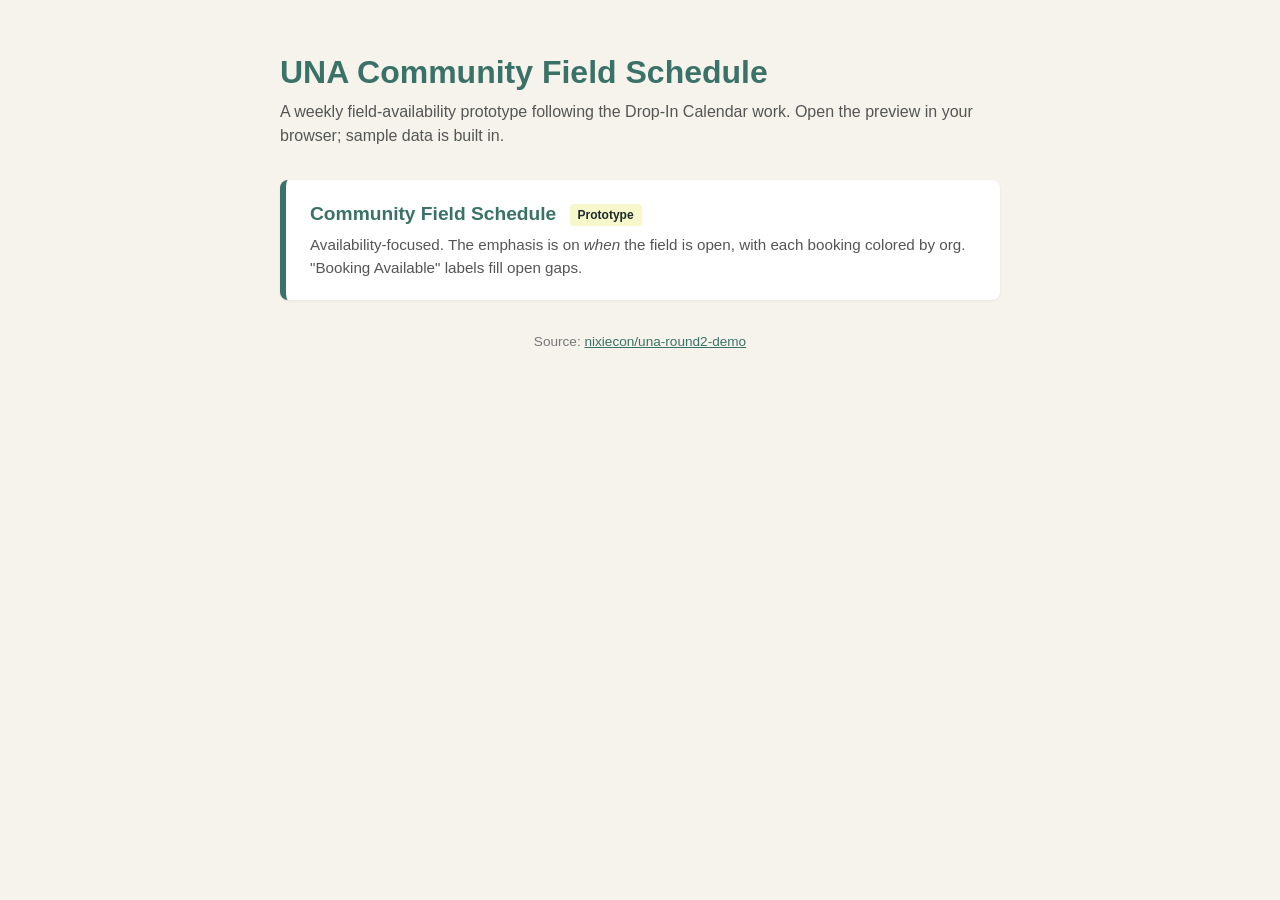
<file: index.html>
<!DOCTYPE html>
<html lang="en">
<head>
  <meta charset="UTF-8">
  <meta name="viewport" content="width=device-width, initial-scale=1.0">
  <title>UNA Community Field Schedule — Prototype</title>
  <style>
    :root {
      --una-green: #3B7267;
      --bright-yellow-lighter: #F7F7CC;
      --beige: #F5F3EC;
      --ink: #1f2a28;
    }
    * { box-sizing: border-box; }
    body {
      margin: 0;
      font-family: "Proxima Nova", -apple-system, BlinkMacSystemFont, "Segoe UI", Helvetica, Arial, sans-serif;
      background: var(--beige);
      color: var(--ink);
      line-height: 1.5;
      min-height: 100vh;
      display: flex;
      flex-direction: column;
      align-items: center;
      padding: 3rem 1.25rem;
    }
    .wrap { max-width: 720px; width: 100%; }
    h1 { color: var(--una-green); margin: 0 0 .25rem; font-size: 2rem; }
    .lede { margin: 0 0 2rem; color: #555; }
    .card {
      display: block;
      background: white;
      border-left: 6px solid var(--una-green);
      border-radius: 8px;
      padding: 1.25rem 1.5rem;
      margin-bottom: 1rem;
      text-decoration: none;
      color: inherit;
      box-shadow: 0 1px 3px rgba(0,0,0,0.06);
      transition: transform 0.12s ease, box-shadow 0.12s ease;
    }
    .card:hover { transform: translateY(-2px); box-shadow: 0 4px 12px rgba(0,0,0,0.1); }
    .card h2 { margin: 0 0 .35rem; color: var(--una-green); font-size: 1.2rem; }
    .card p { margin: 0; color: #555; font-size: .95rem; }
    .badge {
      display: inline-block;
      background: var(--bright-yellow-lighter);
      color: var(--ink);
      font-size: .75rem;
      font-weight: 600;
      padding: .15rem .5rem;
      border-radius: 4px;
      margin-left: .5rem;
      vertical-align: middle;
    }
    .badge.preview { background: #FFE4B5; }
    .note {
      font-size: .85rem;
      color: #8a6d3b;
      background: #FFF8E1;
      border-left: 3px solid #E0B040;
      padding: .5rem .75rem;
      margin-top: .5rem;
      border-radius: 4px;
    }
    footer { margin-top: 2rem; font-size: .85rem; color: #777; text-align: center; }
    footer a { color: var(--una-green); }
  </style>
</head>
<body>
  <div class="wrap">
    <h1>UNA Community Field Schedule</h1>
    <p class="lede">A weekly field-availability prototype following the Drop-In Calendar work. Open the preview in your browser; sample data is built in.</p>

    <a class="card" href="./field-schedule/">
      <h2>Community Field Schedule <span class="badge">Prototype</span></h2>
      <p>Availability-focused. The emphasis is on <em>when</em> the field is open, with each booking colored by org. "Booking Available" labels fill open gaps.</p>
    </a>

    <footer>Source: <a href="https://github.com/nixiecon/una-round2-demo">nixiecon/una-round2-demo</a></footer>
  </div>
</body>
</html>
</file>
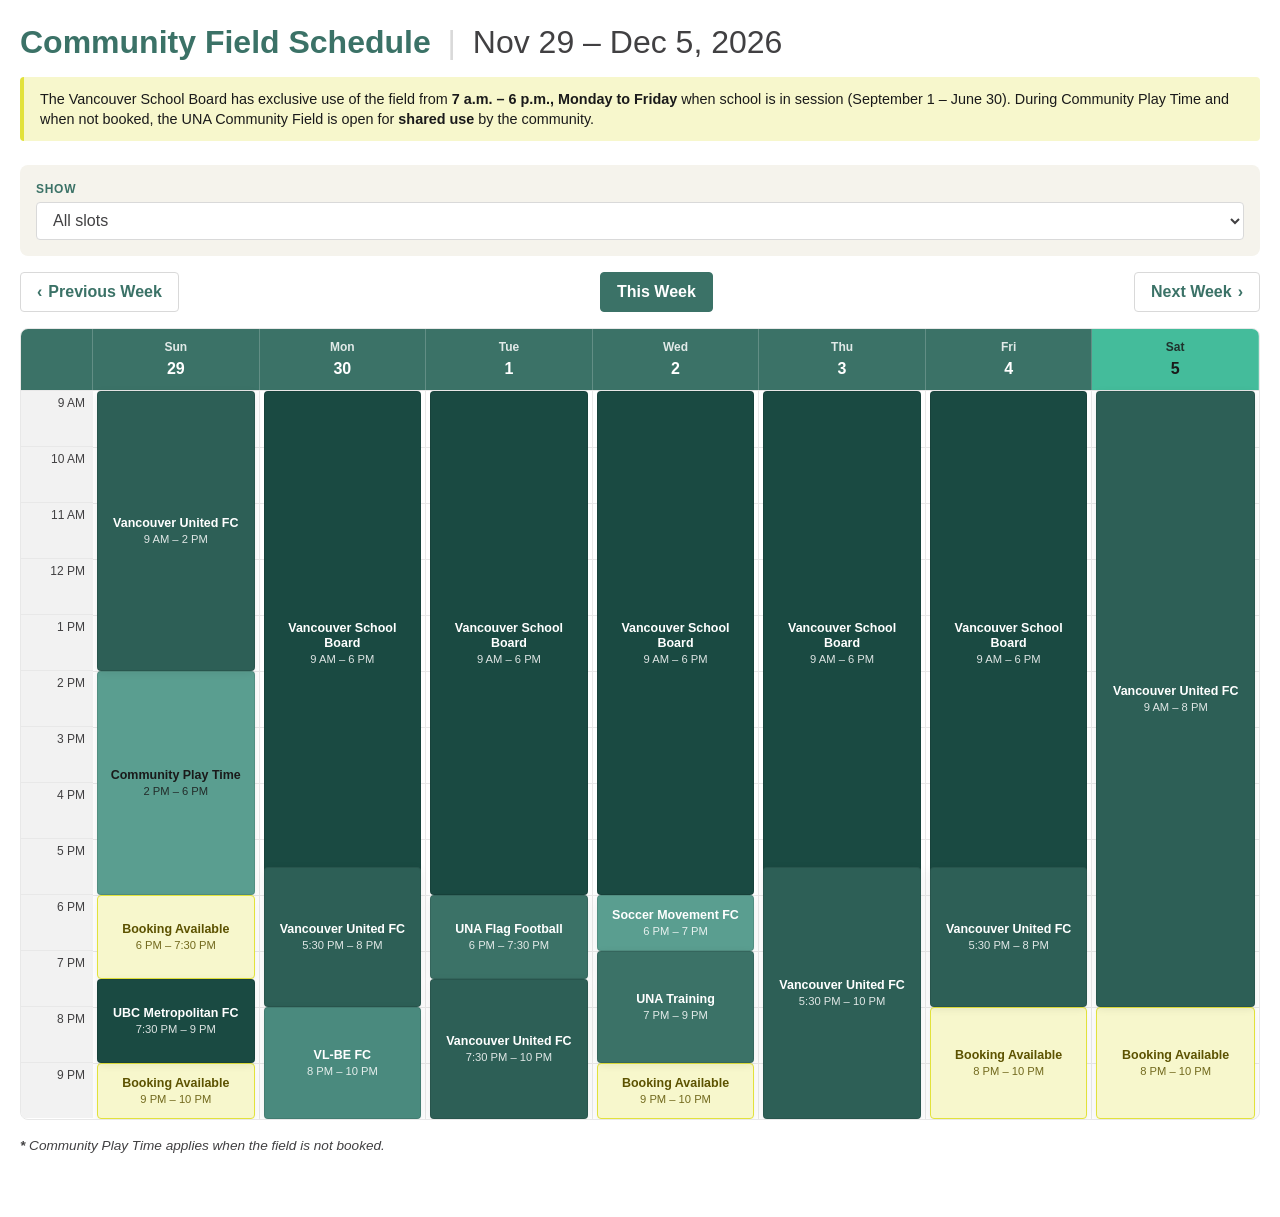
<file: field-schedule-simple/index.html>
<!DOCTYPE html>
<html lang="en">
<head>
  <meta charset="UTF-8" />
  <meta name="viewport" content="width=device-width, initial-scale=1.0" />
  <title>UNA Community Field Schedule</title>
  <link rel="stylesheet" href="styles.css" />
</head>
<body>
  <div class="field-app">

    <!-- Header -->
    <header class="cal-header">
      <h1 class="cal-title">
        Community Field Schedule
        <span class="cal-title-sep">|</span>
        <span id="date-range">—</span>
      </h1>
    </header>

    <!-- Note about VSB exclusive use -->
    <p class="schedule-note">
      The Vancouver School Board has exclusive use of the field from
      <strong>7 a.m. – 6 p.m., Monday to Friday</strong> when school is in
      session (September 1 – June 30). During Community Play Time and when
      not booked, the UNA Community Field is open for <strong>shared use</strong>
      by the community.
    </p>

    <!-- Filters -->
    <button type="button" id="mobile-filters-toggle" class="mobile-filters-toggle" aria-expanded="false" aria-controls="filters">
      <span>Filters</span>
      <span class="mobile-filters-chevron" aria-hidden="true">▾</span>
    </button>

    <div id="filters" class="filters">
      <label class="filter">
        <span class="filter-label">Show</span>
        <select id="filter-status">
          <option value="">All slots</option>
          <option value="open">Available only</option>
        </select>
      </label>
    </div>

    <!-- Week navigation -->
    <nav class="week-nav" aria-label="Week navigation">
      <button type="button" id="prev-week" class="nav-btn nav-btn-prev">
        <span class="nav-btn-icon" aria-hidden="true">‹</span>
        <span class="nav-btn-label">Previous Week</span>
      </button>
      <button type="button" id="today-btn" class="nav-btn nav-btn-today">This Week</button>
      <button type="button" id="next-week" class="nav-btn nav-btn-next">
        <span class="nav-btn-label">Next Week</span>
        <span class="nav-btn-icon" aria-hidden="true">›</span>
      </button>
    </nav>

    <!-- Mobile day-tab strip -->
    <div id="mobile-day-tabs" class="mobile-day-tabs" role="tablist" aria-label="Day selector">
      <!-- Injected by JS -->
    </div>

    <!-- Field schedule grid -->
    <main id="field-grid" class="field-grid" aria-live="polite">
      <!-- Populated by field-calendar.js -->
    </main>

    <!-- Footer note -->
    <p class="schedule-footnote">
      <strong>*</strong> Community Play Time applies when the field is not booked.
    </p>

    <!-- Mobile bottom-sheet for tap-to-expand booking details -->
    <div id="mobile-sheet" class="mobile-sheet" hidden role="dialog" aria-modal="true" aria-labelledby="mobile-sheet-title">
      <div class="mobile-sheet-backdrop" data-close-sheet></div>
      <div class="mobile-sheet-panel">
        <button type="button" class="mobile-sheet-close" data-close-sheet aria-label="Close">×</button>
        <div id="mobile-sheet-content"></div>
      </div>
    </div>

  </div>

  <script src="sample-data.js"></script>
  <script src="field-calendar.js"></script>
</body>
</html>
</file>
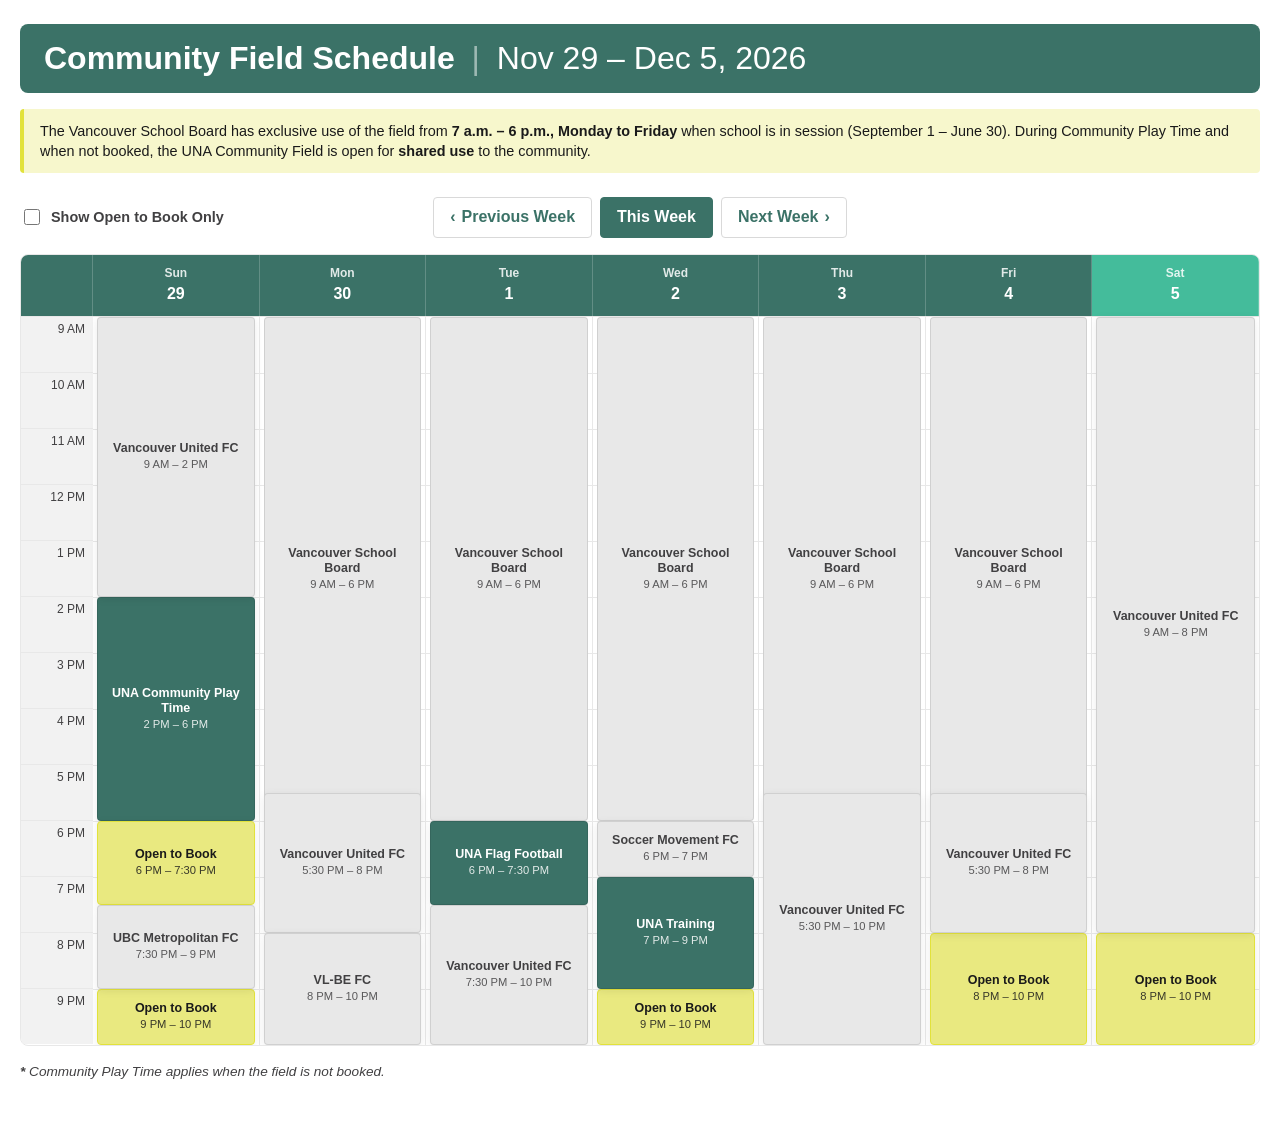
<file: field-schedule/index.html>
<!DOCTYPE html>
<html lang="en">
<head>
  <meta charset="UTF-8" />
  <meta name="viewport" content="width=device-width, initial-scale=1.0" />
  <title>UNA Community Field Schedule</title>
  <link rel="stylesheet" href="styles.css" />
</head>
<body>
  <div class="field-app">

    <!-- Header -->
    <header class="cal-header">
      <h1 class="cal-title">
        Community Field Schedule
        <span class="cal-title-sep">|</span>
        <span id="date-range">—</span>
      </h1>
    </header>

    <!-- Note about VSB exclusive use -->
    <p class="schedule-note">
      The Vancouver School Board has exclusive use of the field from
      <strong>7 a.m. – 6 p.m., Monday to Friday</strong> when school is in
      session (September 1 – June 30). During Community Play Time and when
      not booked, the UNA Community Field is open for <strong>shared use</strong>
      to the community.
    </p>

    <!-- Filter + week navigation -->
    <div class="controls-row">
      <label class="filter filter--checkbox">
        <input type="checkbox" id="filter-open-only" />
        <span>Show Open to Book Only</span>
      </label>

      <nav class="week-nav" aria-label="Week navigation">
        <button type="button" id="prev-week" class="nav-btn nav-btn-prev">
          <span class="nav-btn-icon" aria-hidden="true">‹</span>
          <span class="nav-btn-label">Previous Week</span>
        </button>
        <button type="button" id="today-btn" class="nav-btn nav-btn-today">This Week</button>
        <button type="button" id="next-week" class="nav-btn nav-btn-next">
          <span class="nav-btn-label">Next Week</span>
          <span class="nav-btn-icon" aria-hidden="true">›</span>
        </button>
      </nav>
    </div>

    <!-- Mobile day-tab strip -->
    <div id="mobile-day-tabs" class="mobile-day-tabs" role="tablist" aria-label="Day selector">
      <!-- Injected by JS -->
    </div>

    <!-- Field schedule grid -->
    <main id="field-grid" class="field-grid" aria-live="polite">
      <!-- Populated by field-calendar.js -->
    </main>

    <!-- Footer note -->
    <p class="schedule-footnote">
      <strong>*</strong> Community Play Time applies when the field is not booked.
    </p>

    <!-- Mobile bottom-sheet for tap-to-expand booking details -->
    <div id="mobile-sheet" class="mobile-sheet" hidden role="dialog" aria-modal="true" aria-labelledby="mobile-sheet-title">
      <div class="mobile-sheet-backdrop" data-close-sheet></div>
      <div class="mobile-sheet-panel">
        <button type="button" class="mobile-sheet-close" data-close-sheet aria-label="Close">×</button>
        <div id="mobile-sheet-content"></div>
      </div>
    </div>

  </div>

  <script src="sample-data.js"></script>
  <script src="field-calendar.js"></script>
</body>
</html>
</file>
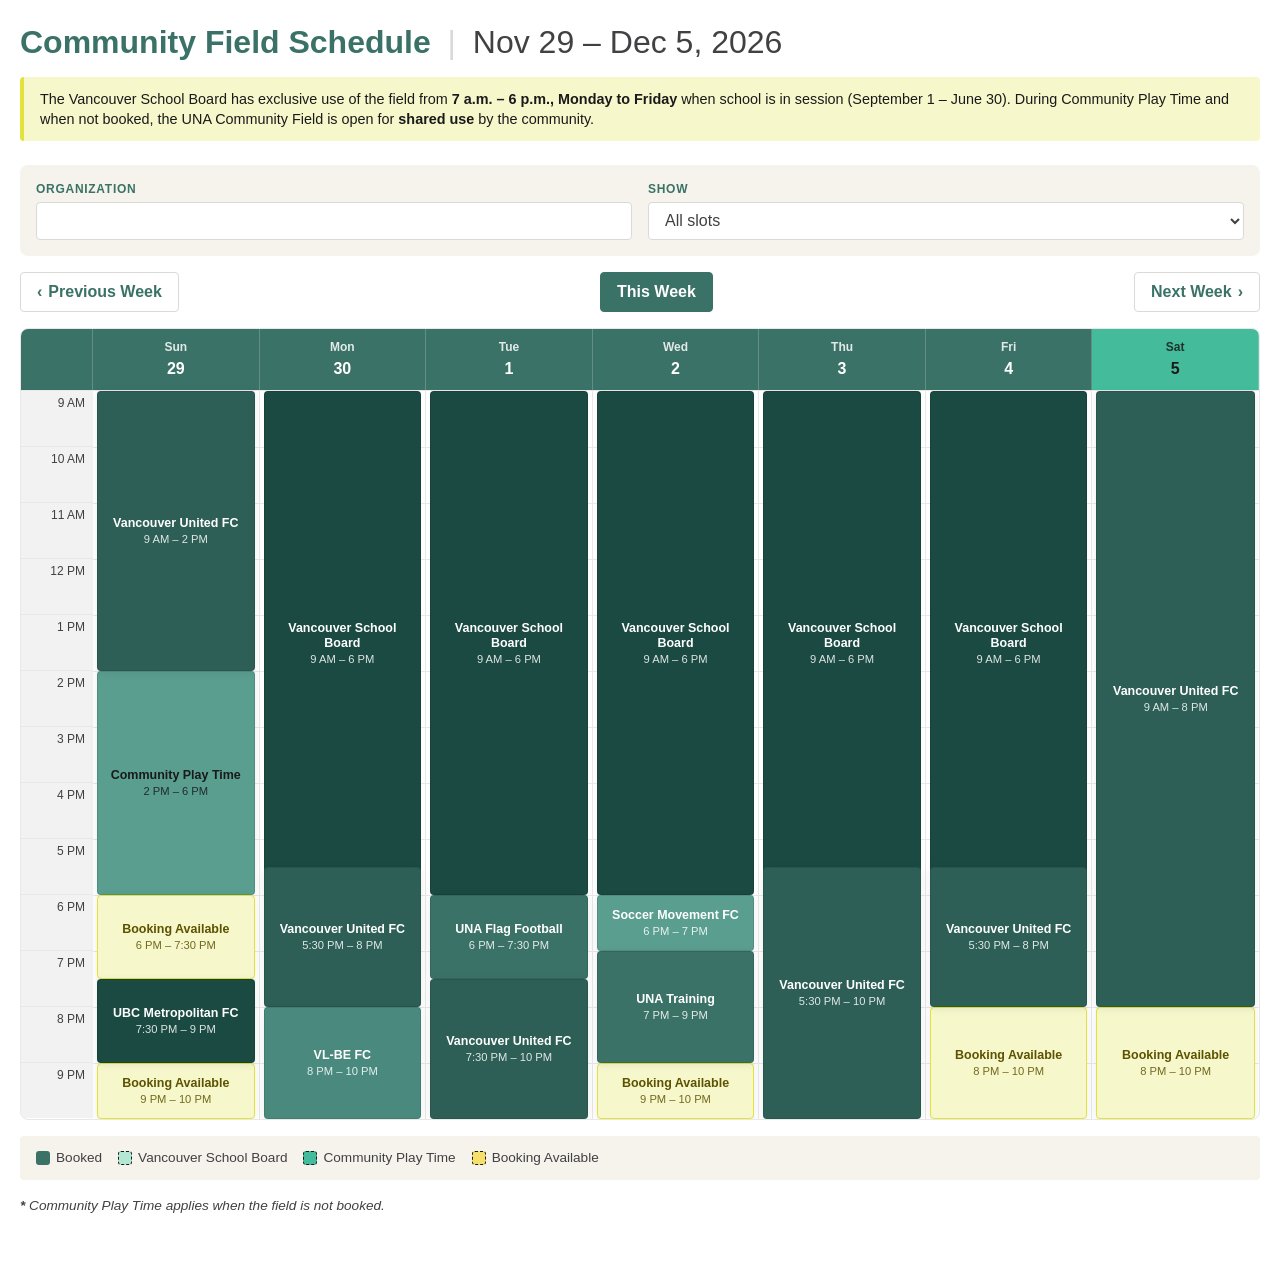
<file: field-schedule-simple/index-live.html>
<!DOCTYPE html>
<html lang="en">
<head>
  <meta charset="UTF-8" />
  <meta name="viewport" content="width=device-width, initial-scale=1.0" />
  <title>UNA Community Field Schedule (Live)</title>
  <link rel="stylesheet" href="styles.css" />
</head>
<body>
  <div class="field-app">

    <header class="cal-header">
      <h1 class="cal-title">
        Community Field Schedule
        <span class="cal-title-sep">|</span>
        <span id="date-range">—</span>
      </h1>
    </header>

    <p class="schedule-note">
      The Vancouver School Board has exclusive use of the field from
      <strong>7 a.m. – 6 p.m., Monday to Friday</strong> when school is in
      session (September 1 – June 30). During Community Play Time and when
      not booked, the UNA Community Field is open for <strong>shared use</strong>
      by the community.
    </p>

    <button type="button" id="mobile-filters-toggle" class="mobile-filters-toggle" aria-expanded="false" aria-controls="filters">
      <span>Filters</span>
      <span class="mobile-filters-chevron" aria-hidden="true">▾</span>
    </button>

    <div id="filters" class="filters">
      <div class="filter">
        <span class="filter-label">Organization</span>
        <div class="multi-select" id="filter-org"
             data-filter-key="org"
             data-placeholder="All organizations"
             data-options='[]'></div>
      </div>

      <label class="filter">
        <span class="filter-label">Show</span>
        <select id="filter-status">
          <option value="">All slots</option>
          <option value="booked">Booked only</option>
          <option value="open">Open / Community Play only</option>
        </select>
      </label>
    </div>

    <nav class="week-nav" aria-label="Week navigation">
      <button type="button" id="prev-week" class="nav-btn nav-btn-prev">
        <span class="nav-btn-icon" aria-hidden="true">‹</span>
        <span class="nav-btn-label">Previous Week</span>
      </button>
      <button type="button" id="today-btn" class="nav-btn nav-btn-today">This Week</button>
      <button type="button" id="next-week" class="nav-btn nav-btn-next">
        <span class="nav-btn-label">Next Week</span>
        <span class="nav-btn-icon" aria-hidden="true">›</span>
      </button>
    </nav>

    <div id="mobile-day-tabs" class="mobile-day-tabs" role="tablist" aria-label="Day selector"></div>

    <main id="field-grid" class="field-grid" aria-live="polite"></main>

    <div id="legend" class="legend" aria-label="Color legend"></div>

    <p class="schedule-footnote">
      <strong>*</strong> Community Play Time applies when the field is not booked.
    </p>

    <div id="mobile-sheet" class="mobile-sheet" hidden role="dialog" aria-modal="true">
      <div class="mobile-sheet-backdrop" data-close-sheet></div>
      <div class="mobile-sheet-panel">
        <button type="button" class="mobile-sheet-close" data-close-sheet aria-label="Close">×</button>
        <div id="mobile-sheet-content"></div>
      </div>
    </div>

  </div>

  <!--
    Live data injection point.
    WordPress/PHP outputs the PerfectMind field bookings here:

      <script>
        window.UNA_FIELD_LIVE_DATA = <?php echo wp_json_encode($field_bookings); ?>;
      </script>

    The adapter transforms it before the calendar renders.
    Falls back to sample-data.js if UNA_FIELD_LIVE_DATA is empty.
  -->
  <script>
    // window.UNA_FIELD_LIVE_DATA = [];  // injected by WordPress
  </script>

  <script src="sample-data.js"></script>
  <script src="perfectmind-field-adapter.js"></script>
  <script src="field-calendar.js"></script>
</body>
</html>
</file>
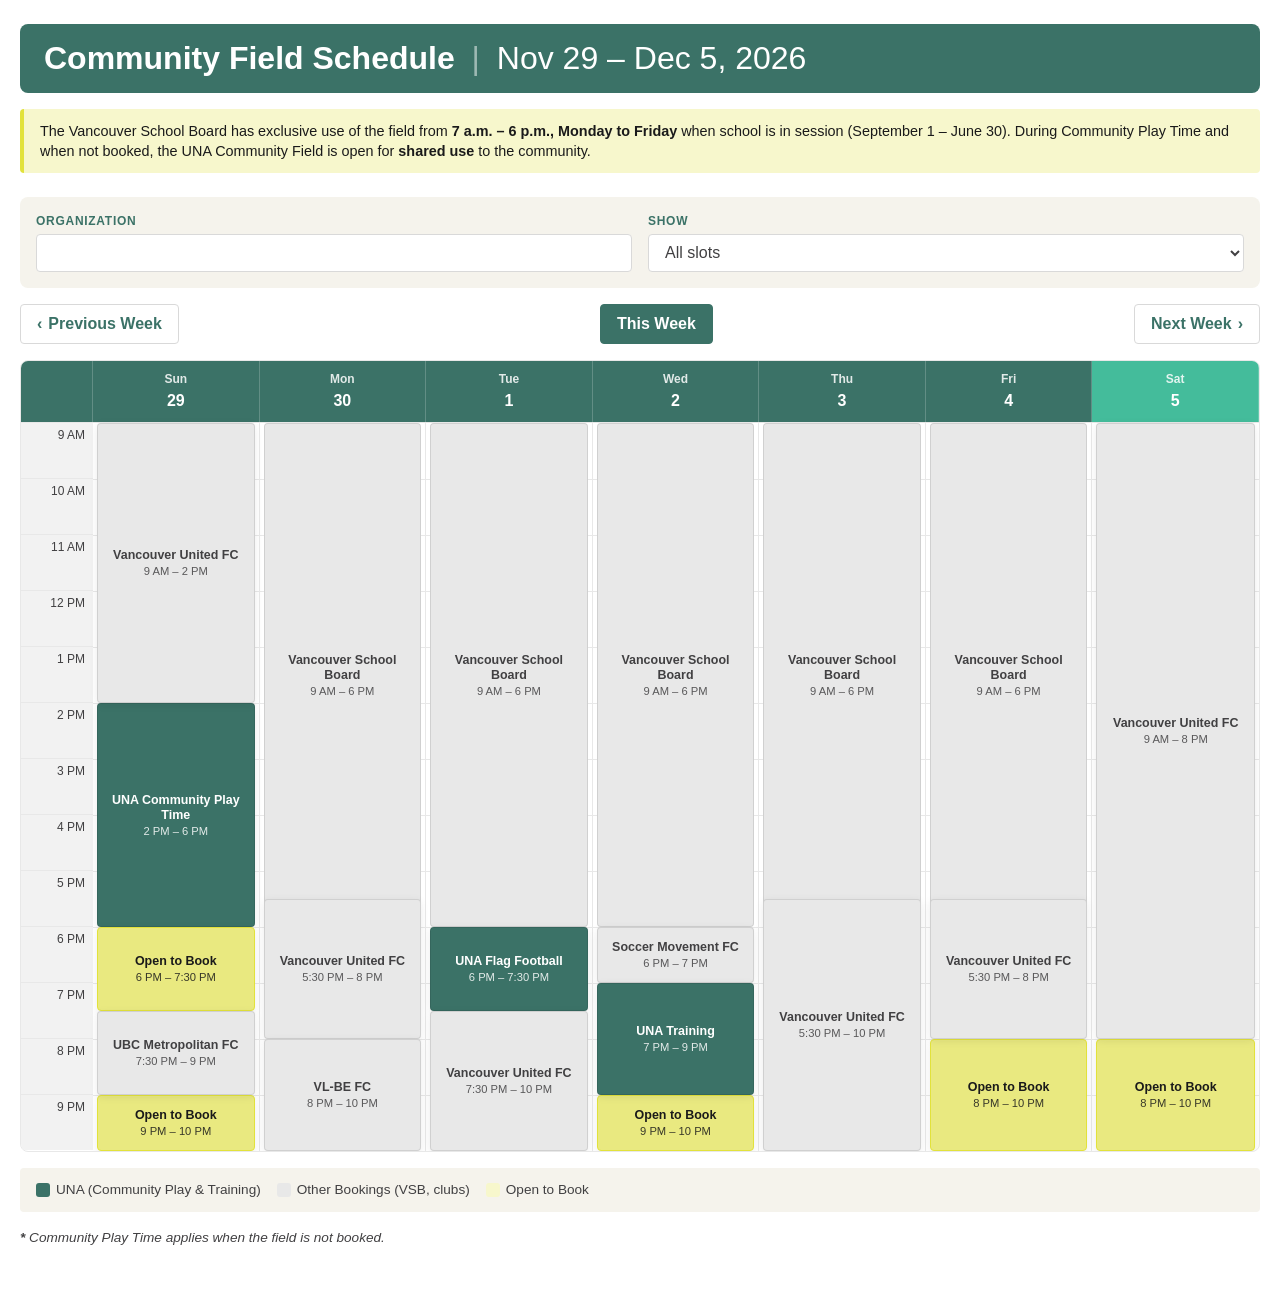
<file: field-schedule/index-live.html>
<!DOCTYPE html>
<html lang="en">
<head>
  <meta charset="UTF-8" />
  <meta name="viewport" content="width=device-width, initial-scale=1.0" />
  <title>UNA Community Field Schedule (Live)</title>
  <link rel="stylesheet" href="styles.css" />
</head>
<body>
  <div class="field-app">

    <header class="cal-header">
      <h1 class="cal-title">
        Community Field Schedule
        <span class="cal-title-sep">|</span>
        <span id="date-range">—</span>
      </h1>
    </header>

    <p class="schedule-note">
      The Vancouver School Board has exclusive use of the field from
      <strong>7 a.m. – 6 p.m., Monday to Friday</strong> when school is in
      session (September 1 – June 30). During Community Play Time and when
      not booked, the UNA Community Field is open for <strong>shared use</strong>
      to the community.
    </p>

    <button type="button" id="mobile-filters-toggle" class="mobile-filters-toggle" aria-expanded="false" aria-controls="filters">
      <span>Filters</span>
      <span class="mobile-filters-chevron" aria-hidden="true">▾</span>
    </button>

    <div id="filters" class="filters">
      <div class="filter">
        <span class="filter-label">Organization</span>
        <div class="multi-select" id="filter-org"
             data-filter-key="org"
             data-placeholder="All organizations"
             data-options='[]'></div>
      </div>

      <label class="filter">
        <span class="filter-label">Show</span>
        <select id="filter-status">
          <option value="">All slots</option>
          <option value="booked">Booked only</option>
          <option value="open">Open to Book only</option>
        </select>
      </label>
    </div>

    <nav class="week-nav" aria-label="Week navigation">
      <button type="button" id="prev-week" class="nav-btn nav-btn-prev">
        <span class="nav-btn-icon" aria-hidden="true">‹</span>
        <span class="nav-btn-label">Previous Week</span>
      </button>
      <button type="button" id="today-btn" class="nav-btn nav-btn-today">This Week</button>
      <button type="button" id="next-week" class="nav-btn nav-btn-next">
        <span class="nav-btn-label">Next Week</span>
        <span class="nav-btn-icon" aria-hidden="true">›</span>
      </button>
    </nav>

    <div id="mobile-day-tabs" class="mobile-day-tabs" role="tablist" aria-label="Day selector"></div>

    <main id="field-grid" class="field-grid" aria-live="polite"></main>

    <div id="legend" class="legend" aria-label="Color legend"></div>

    <p class="schedule-footnote">
      <strong>*</strong> Community Play Time applies when the field is not booked.
    </p>

    <div id="mobile-sheet" class="mobile-sheet" hidden role="dialog" aria-modal="true">
      <div class="mobile-sheet-backdrop" data-close-sheet></div>
      <div class="mobile-sheet-panel">
        <button type="button" class="mobile-sheet-close" data-close-sheet aria-label="Close">×</button>
        <div id="mobile-sheet-content"></div>
      </div>
    </div>

  </div>

  <!--
    Live data injection point.
    WordPress/PHP outputs the PerfectMind field bookings here:

      <script>
        window.UNA_FIELD_LIVE_DATA = <?php echo wp_json_encode($field_bookings); ?>;
      </script>

    The adapter transforms it before the calendar renders.
    Falls back to sample-data.js if UNA_FIELD_LIVE_DATA is empty.
  -->
  <script>
    // window.UNA_FIELD_LIVE_DATA = [];  // injected by WordPress
  </script>

  <script src="sample-data.js"></script>
  <script src="perfectmind-field-adapter.js"></script>
  <script src="field-calendar.js"></script>
</body>
</html>
</file>
<file: field-schedule-simple/styles.css>
/* ============================================
   UNA Community Field Schedule — Styles
   Brand tokens copied verbatim from
   Projects/UNA Drop-In Calendar/styles.css
   ============================================ */

:root {
  /* UNA Greens */
  --una-green:         #3B7267;
  --una-green-lighter: #4D9AC9;
  --una-green-darker:  #015990;

  /* Bright Green Accent */
  --bright-green:         #44BC9B;
  --bright-green-lighter: #56DEB9;
  --bright-green-darker:  #41A288;

  /* Bright Yellow Accent */
  --bright-yellow:         #E9E980;
  --bright-yellow-lighter: #F7F7CC;
  --bright-yellow-darker:  #E2E23B;

  /* Neutrals */
  --beige:    #F5F3EC;
  --white:    #FFFFFF;
  --charcoal: #1A1A1A;
  --text:     #414042;

  /* Greys */
  --grey-50:  #F2F2F2;
  --grey-100: #E8E8E8;
  --grey-200: #D9D9D9;

  /* Layout tokens */
  --hour-height-desktop: 56px;     /* slightly tighter than drop-in */
  --hour-height-mobile:  64px;
  --time-col-desktop:    72px;
  --time-col-tablet:     56px;
  --header-row-height:   56px;
  --radius:              4px;
  --radius-lg:           8px;
  --shadow:              0 2px 8px rgba(26, 26, 26, 0.08);
  --shadow-lg:           0 8px 24px rgba(26, 26, 26, 0.18);
}

/* ============ Reset / base ============ */

* { box-sizing: border-box; }

html, body {
  margin: 0;
  padding: 0;
  background: var(--white);
  color: var(--text);
  font-family: "proxima-nova", "Proxima Nova", -apple-system, BlinkMacSystemFont,
               "Segoe UI", Roboto, "Helvetica Neue", Arial, sans-serif;
  font-size: 16px;
  line-height: 1.4;
  -webkit-font-smoothing: antialiased;
}

button {
  font: inherit;
  cursor: pointer;
  border: none;
  background: none;
  color: inherit;
}

select {
  font: inherit;
  color: var(--text);
}

/* ============ App container ============ */

.field-app {
  max-width: 1320px;
  margin: 0 auto;
  padding: 24px 20px 48px;
}

/* ============ Header ============ */

.cal-header {
  display: flex;
  justify-content: space-between;
  align-items: baseline;
  flex-wrap: wrap;
  gap: 16px;
  margin-bottom: 16px;
}

.cal-title {
  margin: 0;
  font-size: clamp(1.5rem, 2.5vw, 2rem);
  font-weight: 700;
  color: var(--una-green);
  line-height: 1.15;
}

.cal-title-sep {
  color: var(--grey-200);
  font-weight: 400;
  margin: 0 8px;
}

#date-range {
  font-weight: 500;
  color: var(--text);
}

/* ============ Schedule note ============ */

.schedule-note {
  background: var(--bright-yellow-lighter);
  border-left: 4px solid var(--bright-yellow-darker);
  padding: 12px 16px;
  border-radius: var(--radius);
  font-size: 0.9rem;
  color: var(--charcoal);
  margin: 0 0 24px 0;
}

.schedule-footnote {
  font-size: 0.85rem;
  color: var(--text);
  margin-top: 16px;
  font-style: italic;
}

/* ============ Filters ============ */

.filters {
  display: flex;
  gap: 16px;
  flex-wrap: wrap;
  margin-bottom: 16px;
  background: var(--beige);
  padding: 16px;
  border-radius: var(--radius-lg);
}

.filter {
  display: flex;
  flex-direction: column;
  gap: 4px;
  min-width: 200px;
  flex: 1;
}

.filter-label {
  font-size: 0.75rem;
  text-transform: uppercase;
  letter-spacing: 0.06em;
  font-weight: 700;
  color: var(--una-green);
}

.filter select,
.multi-select {
  padding: 8px 12px;
  border: 1px solid var(--grey-200);
  border-radius: var(--radius);
  background: var(--white);
  min-height: 38px;
}

.mobile-filters-toggle {
  display: none;
  width: 100%;
  background: var(--una-green);
  color: var(--white);
  padding: 12px 16px;
  border-radius: var(--radius);
  font-weight: 600;
  margin-bottom: 12px;
  justify-content: space-between;
  align-items: center;
}

/* ============ Multi-select chips ============ */

.multi-select {
  position: relative;
  cursor: pointer;
  display: flex;
  flex-wrap: wrap;
  gap: 4px;
  align-items: center;
}

.multi-select__placeholder {
  color: var(--text);
  opacity: 0.7;
}

.multi-select__chip {
  background: var(--una-green);
  color: var(--white);
  padding: 2px 8px;
  border-radius: 999px;
  font-size: 0.85rem;
  display: inline-flex;
  align-items: center;
  gap: 4px;
}

.multi-select__chip-remove {
  background: none;
  border: none;
  color: var(--white);
  cursor: pointer;
  padding: 0 2px;
  font-size: 1rem;
  line-height: 1;
}

.multi-select__panel {
  position: absolute;
  top: 100%;
  left: 0;
  right: 0;
  background: var(--white);
  border: 1px solid var(--grey-200);
  border-radius: var(--radius);
  box-shadow: var(--shadow-lg);
  z-index: 50;
  max-height: 240px;
  overflow-y: auto;
  margin-top: 4px;
  padding: 4px 0;
}

.multi-select__option {
  padding: 8px 12px;
  cursor: pointer;
  display: flex;
  align-items: center;
  gap: 8px;
}
.multi-select__option:hover {
  background: var(--beige);
}
.multi-select__option[aria-selected="true"] {
  background: var(--bright-yellow-lighter);
}

/* ============ Week navigation ============ */

.week-nav {
  display: flex;
  justify-content: space-between;
  align-items: center;
  gap: 12px;
  margin-bottom: 16px;
}

.nav-btn {
  background: var(--white);
  border: 1px solid var(--grey-200);
  border-radius: var(--radius);
  padding: 8px 16px;
  font-weight: 600;
  color: var(--una-green);
  display: inline-flex;
  align-items: center;
  gap: 6px;
  transition: background 0.15s, border-color 0.15s;
}
.nav-btn:hover {
  background: var(--beige);
  border-color: var(--una-green);
}
.nav-btn-today {
  background: var(--una-green);
  color: var(--white);
  border-color: var(--una-green);
}
.nav-btn-today:hover {
  background: var(--una-green-darker);
}

/* ============ Mobile day-tab strip ============ */

.mobile-day-tabs {
  display: none;
  gap: 4px;
  overflow-x: auto;
  padding: 8px 0;
  margin-bottom: 12px;
  position: sticky;
  top: 0;
  background: var(--white);
  z-index: 20;
}

.mobile-day-tab {
  flex: 1;
  min-width: 56px;
  padding: 8px 4px;
  text-align: center;
  border-radius: var(--radius);
  background: var(--grey-50);
  font-weight: 600;
  font-size: 0.85rem;
  color: var(--text);
  display: flex;
  flex-direction: column;
  gap: 2px;
}
.mobile-day-tab[aria-pressed="true"] {
  background: var(--una-green);
  color: var(--white);
}
.mobile-day-tab .day-letter { font-size: 0.7rem; opacity: 0.8; }
.mobile-day-tab .day-number { font-size: 1rem; font-weight: 700; }

/* ============ Field grid ============ */

.field-grid {
  display: grid;
  grid-template-columns: var(--time-col-desktop) repeat(7, 1fr);
  background: var(--white);
  border: 1px solid var(--grey-100);
  border-radius: var(--radius-lg);
  overflow: hidden;
  position: relative;
}

/* Day header cells */
.day-header {
  background: var(--una-green);
  color: var(--white);
  padding: 10px 8px;
  text-align: center;
  font-weight: 600;
  font-size: 0.9rem;
  border-right: 1px solid rgba(255, 255, 255, 0.2);
  display: flex;
  flex-direction: column;
  gap: 2px;
}
.day-header:last-child { border-right: none; }
.day-header .day-name { font-size: 0.75rem; opacity: 0.85; }
.day-header .day-date { font-size: 1rem; font-weight: 700; }
.day-header.is-today {
  background: var(--bright-green);
  color: var(--charcoal);
}

/* Top-left cell above time column */
.grid-corner {
  background: var(--una-green);
  border-right: 1px solid rgba(255, 255, 255, 0.2);
}

/* Time labels in left column */
.time-label {
  font-size: 0.75rem;
  color: var(--text);
  padding: 4px 8px;
  text-align: right;
  border-top: 1px solid var(--grey-100);
  background: var(--grey-50);
  height: var(--hour-height-desktop);
  display: flex;
  align-items: flex-start;
  justify-content: flex-end;
}

/* Day columns — each holds the bookings for one day */
.day-column {
  position: relative;
  border-right: 1px solid var(--grey-100);
  border-top: 1px solid var(--grey-100);
}
.day-column:last-child { border-right: none; }

/* Hour ticks inside a day column */
.hour-row {
  height: var(--hour-height-desktop);
  border-top: 1px solid var(--grey-100);
}
.hour-row:first-child { border-top: none; }

/* Booking blocks */
.booking {
  position: absolute;
  left: 4px;
  right: 4px;
  border-radius: var(--radius);
  padding: 4px 6px;
  color: var(--white);
  font-size: 0.78rem;
  line-height: 1.2;
  box-shadow: var(--shadow);
  cursor: pointer;
  overflow: hidden;
  font-weight: 600;
  display: flex;
  flex-direction: column;
  align-items: center;
  justify-content: center;
  text-align: center;
  gap: 2px;
  border: 1px solid rgba(0, 0, 0, 0.1);
  transition: transform 0.05s ease;
}
.booking:hover {
  transform: translateY(-1px);
  box-shadow: var(--shadow-lg);
  z-index: 5;
}
.booking__time {
  font-size: 0.7rem;
  opacity: 0.85;
  font-weight: 500;
}
.booking__notes {
  font-size: 0.7rem;
  opacity: 0.85;
  font-weight: 400;
  font-style: italic;
}

/* VSB baseline overlay */
.vsb-overlay {
  position: absolute;
  left: 4px;
  right: 4px;
  background: #1A4A42;                     /* darkest teal — clearly blocked */
  color: var(--white);
  border-radius: var(--radius);
  padding: 4px 6px;
  font-size: 0.78rem;
  line-height: 1.2;
  font-weight: 600;
  pointer-events: none;
  z-index: 1;
  border: 1px solid rgba(0, 0, 0, 0.1);
  display: flex;
  flex-direction: column;
  align-items: center;
  justify-content: center;
  text-align: center;
  gap: 2px;
}

/* Community Play Time — solid event block */
.cpt-block {
  position: absolute;
  left: 4px;
  right: 4px;
  background: #5A9E90;
  border-radius: var(--radius);
  padding: 4px 6px;
  color: var(--charcoal);
  font-size: 0.78rem;
  line-height: 1.2;
  font-weight: 600;
  box-shadow: var(--shadow);
  overflow: hidden;
  display: flex;
  flex-direction: column;
  align-items: center;
  justify-content: center;
  text-align: center;
  gap: 2px;
  border: 1px solid rgba(0, 0, 0, 0.1);
  z-index: 0;
}

/* Booking Available — bright yellow block */
.available-overlay {
  position: absolute;
  left: 4px;
  right: 4px;
  background: var(--bright-yellow-lighter);
  border-radius: var(--radius);
  padding: 4px 6px;
  color: #5C5200;
  font-size: 0.78rem;
  line-height: 1.2;
  font-weight: 600;
  box-shadow: var(--shadow);
  overflow: hidden;
  display: flex;
  flex-direction: column;
  align-items: center;
  justify-content: center;
  text-align: center;
  gap: 2px;
  border: 1px solid var(--bright-yellow-darker);
  z-index: 0;
}

/* ============ Legend ============ */

.legend {
  display: flex;
  flex-wrap: wrap;
  gap: 8px 16px;
  margin-top: 16px;
  padding: 12px 16px;
  background: var(--beige);
  border-radius: var(--radius);
  font-size: 0.85rem;
}
.legend__item {
  display: inline-flex;
  align-items: center;
  gap: 6px;
}
.legend__swatch {
  width: 14px;
  height: 14px;
  border-radius: 3px;
  display: inline-block;
}

/* ============ Mobile bottom-sheet ============ */

.mobile-sheet {
  position: fixed;
  inset: 0;
  z-index: 100;
}
.mobile-sheet[hidden] { display: none; }

.mobile-sheet-backdrop {
  position: absolute;
  inset: 0;
  background: rgba(0, 0, 0, 0.4);
}

.mobile-sheet-panel {
  position: absolute;
  bottom: 0;
  left: 0;
  right: 0;
  background: var(--white);
  border-top-left-radius: var(--radius-lg);
  border-top-right-radius: var(--radius-lg);
  padding: 24px 20px 40px;
  max-height: 70vh;
  overflow-y: auto;
  box-shadow: var(--shadow-lg);
}

.mobile-sheet-close {
  position: absolute;
  top: 8px;
  right: 12px;
  font-size: 1.5rem;
  color: var(--text);
}

#mobile-sheet-content h3 {
  margin: 0 0 8px 0;
  color: var(--una-green);
}
#mobile-sheet-content p {
  margin: 4px 0;
}

/* ============ Responsive ============ */

/* Tablet */
@media (max-width: 1023px) {
  .field-grid {
    grid-template-columns: var(--time-col-tablet) repeat(7, 1fr);
  }
  .day-header { font-size: 0.8rem; padding: 8px 4px; }
  .booking { font-size: 0.72rem; padding: 3px 4px; }
}

/* Mobile — single-day swipe view */
@media (max-width: 767px) {
  .filters { display: none; flex-direction: column; }
  .filters.is-open { display: flex; }
  .mobile-filters-toggle { display: flex; }
  .mobile-day-tabs { display: flex; }

  .field-grid {
    grid-template-columns: var(--time-col-tablet) 1fr;
  }

  /* Hide non-active days */
  .day-header:not(.is-active),
  .day-column:not(.is-active) { display: none; }
  .grid-corner { display: block; }

  :root {
    --hour-height-desktop: var(--hour-height-mobile);
  }

  .schedule-note { font-size: 0.85rem; }
  .nav-btn-prev .nav-btn-label,
  .nav-btn-next .nav-btn-label { display: none; }
}
</file>
<file: field-schedule/styles.css>
/* ============================================
   UNA Community Field Schedule — Styles
   Brand tokens copied verbatim from
   Projects/UNA Drop-In Calendar/styles.css
   ============================================ */

:root {
  /* UNA Greens */
  --una-green:         #3B7267;
  --una-green-lighter: #4D9AC9;
  --una-green-darker:  #015990;

  /* Bright Green Accent */
  --bright-green:         #44BC9B;
  --bright-green-lighter: #56DEB9;
  --bright-green-darker:  #41A288;

  /* Bright Yellow Accent */
  --bright-yellow:         #E9E980;
  --bright-yellow-lighter: #F7F7CC;
  --bright-yellow-darker:  #E2E23B;

  /* Neutrals */
  --beige:    #F5F3EC;
  --white:    #FFFFFF;
  --charcoal: #1A1A1A;
  --text:     #414042;

  /* Greys */
  --grey-50:  #F2F2F2;
  --grey-100: #E8E8E8;
  --grey-200: #D9D9D9;

  /* Layout tokens */
  --hour-height-desktop: 56px;     /* slightly tighter than drop-in */
  --hour-height-mobile:  64px;
  --time-col-desktop:    72px;
  --time-col-tablet:     56px;
  --header-row-height:   56px;
  --radius:              4px;
  --radius-lg:           8px;
  --shadow:              0 2px 8px rgba(26, 26, 26, 0.08);
  --shadow-lg:           0 8px 24px rgba(26, 26, 26, 0.18);
}

/* ============ Reset / base ============ */

* { box-sizing: border-box; }

html, body {
  margin: 0;
  padding: 0;
  background: var(--white);
  color: var(--text);
  font-family: "proxima-nova", "Proxima Nova", -apple-system, BlinkMacSystemFont,
               "Segoe UI", Roboto, "Helvetica Neue", Arial, sans-serif;
  font-size: 16px;
  line-height: 1.4;
  -webkit-font-smoothing: antialiased;
}

button {
  font: inherit;
  cursor: pointer;
  border: none;
  background: none;
  color: inherit;
}

select {
  font: inherit;
  color: var(--text);
}

/* ============ App container ============ */

.field-app {
  max-width: 1320px;
  margin: 0 auto;
  padding: 24px 20px 48px;
}

/* ============ Header ============ */

.cal-header {
  display: flex;
  justify-content: space-between;
  align-items: center;
  flex-wrap: wrap;
  gap: 16px;
  margin-bottom: 16px;
  background: var(--una-green);
  color: var(--white);
  padding: 16px 24px;
  border-radius: var(--radius-lg);
}

.cal-title {
  margin: 0;
  font-size: clamp(1.5rem, 2.5vw, 2rem);
  font-weight: 700;
  color: var(--white);
  line-height: 1.15;
}

.cal-title-sep {
  color: rgba(255, 255, 255, 0.5);
  font-weight: 400;
  margin: 0 8px;
}

#date-range {
  font-weight: 500;
  color: var(--white);
}

/* ============ Schedule note ============ */

.schedule-note {
  background: var(--bright-yellow-lighter);
  border-left: 4px solid var(--bright-yellow-darker);
  padding: 12px 16px;
  border-radius: var(--radius);
  font-size: 0.9rem;
  color: var(--charcoal);
  margin: 0 0 24px 0;
}

.schedule-footnote {
  font-size: 0.85rem;
  color: var(--text);
  margin-top: 16px;
  font-style: italic;
}

/* ============ Filters ============ */

.filters {
  display: flex;
  gap: 16px;
  flex-wrap: wrap;
  margin-bottom: 16px;
  background: var(--beige);
  padding: 16px;
  border-radius: var(--radius-lg);
}

.filter {
  display: flex;
  flex-direction: column;
  gap: 4px;
  min-width: 200px;
  flex: 1;
}

.filter-label {
  font-size: 0.75rem;
  text-transform: uppercase;
  letter-spacing: 0.06em;
  font-weight: 700;
  color: var(--una-green);
}

/* Filter + week-nav share one row: filter far left, week buttons centered tight */
.controls-row {
  display: grid;
  grid-template-columns: 1fr auto 1fr;
  align-items: center;
  gap: 12px;
  margin-bottom: 16px;
}
.controls-row .filter--checkbox { justify-self: start; }
.controls-row .week-nav {
  justify-self: center;
  justify-content: center;
  gap: 8px;
  margin-bottom: 0;
}

/* Compact checkbox filter — sits left, doesn't stretch like the dropdowns */
.filter--checkbox {
  flex: 0 0 auto;
  min-width: 0;
  flex-direction: row;
  align-items: center;
  gap: 8px;
  cursor: pointer;
}
.filter--checkbox input {
  width: 16px;
  height: 16px;
  accent-color: var(--una-green);
  cursor: pointer;
}
.filter--checkbox span {
  font-size: 0.9rem;
  font-weight: 600;
  color: var(--text);
}

.filter select,
.multi-select {
  padding: 8px 12px;
  border: 1px solid var(--grey-200);
  border-radius: var(--radius);
  background: var(--white);
  min-height: 38px;
}

.mobile-filters-toggle {
  display: none;
  width: 100%;
  background: var(--una-green);
  color: var(--white);
  padding: 12px 16px;
  border-radius: var(--radius);
  font-weight: 600;
  margin-bottom: 12px;
  justify-content: space-between;
  align-items: center;
}

/* ============ Multi-select chips ============ */

.multi-select {
  position: relative;
  cursor: pointer;
  display: flex;
  flex-wrap: wrap;
  gap: 4px;
  align-items: center;
}

.multi-select__placeholder {
  color: var(--text);
  opacity: 0.7;
}

.multi-select__chip {
  background: var(--una-green);
  color: var(--white);
  padding: 2px 8px;
  border-radius: 999px;
  font-size: 0.85rem;
  display: inline-flex;
  align-items: center;
  gap: 4px;
}

.multi-select__chip-remove {
  background: none;
  border: none;
  color: var(--white);
  cursor: pointer;
  padding: 0 2px;
  font-size: 1rem;
  line-height: 1;
}

.multi-select__panel {
  position: absolute;
  top: 100%;
  left: 0;
  right: 0;
  background: var(--white);
  border: 1px solid var(--grey-200);
  border-radius: var(--radius);
  box-shadow: var(--shadow-lg);
  z-index: 50;
  max-height: 240px;
  overflow-y: auto;
  margin-top: 4px;
  padding: 4px 0;
}

.multi-select__option {
  padding: 8px 12px;
  cursor: pointer;
  display: flex;
  align-items: center;
  gap: 8px;
}
.multi-select__option:hover {
  background: var(--beige);
}
.multi-select__option[aria-selected="true"] {
  background: var(--bright-yellow-lighter);
}

/* ============ Week navigation ============ */

.week-nav {
  display: flex;
  justify-content: space-between;
  align-items: center;
  gap: 12px;
  margin-bottom: 16px;
}

.nav-btn {
  background: var(--white);
  border: 1px solid var(--grey-200);
  border-radius: var(--radius);
  padding: 8px 16px;
  font-weight: 600;
  color: var(--una-green);
  display: inline-flex;
  align-items: center;
  gap: 6px;
  transition: background 0.15s, border-color 0.15s;
}
.nav-btn:hover {
  background: var(--beige);
  border-color: var(--una-green);
}
.nav-btn-today {
  background: var(--una-green);
  color: var(--white);
  border-color: var(--una-green);
}
.nav-btn-today:hover {
  background: var(--bright-green);          /* match the "today" column highlight green */
  color: var(--charcoal);
  border-color: var(--bright-green);
}

/* ============ Mobile day-tab strip ============ */

.mobile-day-tabs {
  display: none;
  gap: 4px;
  overflow-x: auto;
  padding: 8px 0;
  margin-bottom: 12px;
  position: sticky;
  top: 0;
  background: var(--white);
  z-index: 20;
}

.mobile-day-tab {
  flex: 1;
  min-width: 56px;
  padding: 8px 4px;
  text-align: center;
  border-radius: var(--radius);
  background: var(--grey-50);
  font-weight: 600;
  font-size: 0.85rem;
  color: var(--text);
  display: flex;
  flex-direction: column;
  gap: 2px;
}
.mobile-day-tab[aria-pressed="true"] {
  background: var(--una-green);
  color: var(--white);
}
.mobile-day-tab .day-letter { font-size: 0.7rem; opacity: 0.8; }
.mobile-day-tab .day-number { font-size: 1rem; font-weight: 700; }

/* ============ Field grid ============ */

.field-grid {
  display: grid;
  grid-template-columns: var(--time-col-desktop) repeat(7, 1fr);
  background: var(--white);
  border: 1px solid var(--grey-100);
  border-radius: var(--radius-lg);
  overflow: hidden;
  position: relative;
}

/* Day header cells */
.day-header {
  background: var(--una-green);
  color: var(--white);
  padding: 10px 8px;
  text-align: center;
  font-weight: 600;
  font-size: 0.9rem;
  border-right: 1px solid rgba(255, 255, 255, 0.2);
  display: flex;
  flex-direction: column;
  gap: 2px;
}
.day-header:last-child { border-right: none; }
.day-header .day-name { font-size: 0.75rem; opacity: 0.85; }
.day-header .day-date { font-size: 1rem; font-weight: 700; }
.day-header.is-today {
  background: var(--bright-green);
  color: var(--white);
}

/* Top-left cell above time column */
.grid-corner {
  background: var(--una-green);
  border-right: 1px solid rgba(255, 255, 255, 0.2);
}

/* Time labels in left column */
.time-label {
  font-size: 0.75rem;
  color: var(--text);
  padding: 4px 8px;
  text-align: right;
  border-top: 1px solid var(--grey-100);
  background: var(--grey-50);
  height: var(--hour-height-desktop);
  display: flex;
  align-items: flex-start;
  justify-content: flex-end;
}

/* Day columns — each holds the bookings for one day */
.day-column {
  position: relative;
  border-right: 1px solid var(--grey-100);
  border-top: 1px solid var(--grey-100);
}
.day-column:last-child { border-right: none; }

/* Hour ticks inside a day column */
.hour-row {
  height: var(--hour-height-desktop);
  border-top: 1px solid var(--grey-100);
}
.hour-row:first-child { border-top: none; }

/* Booking blocks */
.booking {
  position: absolute;
  left: 4px;
  right: 4px;
  border-radius: var(--radius);
  padding: 4px 6px;
  color: var(--white);
  font-size: 0.78rem;
  line-height: 1.2;
  box-shadow: var(--shadow);
  cursor: pointer;
  overflow: hidden;
  font-weight: 600;
  display: flex;
  flex-direction: column;
  align-items: center;
  justify-content: center;
  text-align: center;
  gap: 2px;
  border: 1px solid rgba(0, 0, 0, 0.1);
  transition: transform 0.05s ease;
}
.booking:hover {
  transform: translateY(-1px);
  box-shadow: var(--shadow-lg);
  z-index: 5;
}
.booking__time {
  font-size: 0.7rem;
  opacity: 0.85;
  font-weight: 500;
}
.booking__notes {
  font-size: 0.7rem;
  opacity: 0.85;
  font-weight: 400;
  font-style: italic;
}

/* VSB baseline overlay */
.vsb-overlay {
  position: absolute;
  left: 4px;
  right: 4px;
  background: #1A4A42;                     /* darkest teal — clearly blocked */
  color: var(--white);
  border-radius: var(--radius);
  padding: 4px 6px;
  font-size: 0.78rem;
  line-height: 1.2;
  font-weight: 600;
  pointer-events: none;
  z-index: 1;
  border: 1px solid rgba(0, 0, 0, 0.1);
  display: flex;
  flex-direction: column;
  align-items: center;
  justify-content: center;
  text-align: center;
  gap: 2px;
}

/* Community Play Time — solid event block */
.cpt-block {
  position: absolute;
  left: 4px;
  right: 4px;
  background: #5A9E90;
  border-radius: var(--radius);
  padding: 4px 6px;
  color: var(--charcoal);
  font-size: 0.78rem;
  line-height: 1.2;
  font-weight: 600;
  box-shadow: var(--shadow);
  overflow: hidden;
  display: flex;
  flex-direction: column;
  align-items: center;
  justify-content: center;
  text-align: center;
  gap: 2px;
  border: 1px solid rgba(0, 0, 0, 0.1);
  z-index: 0;
}

/* Open to Book — bright yellow block */
.available-overlay {
  position: absolute;
  left: 4px;
  right: 4px;
  background: var(--bright-yellow);
  border-radius: var(--radius);
  padding: 4px 6px;
  color: var(--charcoal);
  font-size: 0.78rem;
  line-height: 1.2;
  font-weight: 700;
  box-shadow: var(--shadow);
  overflow: hidden;
  display: flex;
  flex-direction: column;
  align-items: center;
  justify-content: center;
  text-align: center;
  gap: 2px;
  border: 1px solid var(--bright-yellow-darker);
  z-index: 0;
}
/* "Open to Book" is clickable — opens a pre-filled booking email */
.available-overlay.is-clickable {
  cursor: pointer;
  transition: transform 0.05s ease, box-shadow 0.05s ease;
}
.available-overlay.is-clickable:hover,
.available-overlay.is-clickable:focus-visible {
  transform: translateY(-1px);
  box-shadow: var(--shadow-lg);
  outline: 2px solid var(--bright-yellow-darker);
  outline-offset: 1px;
  z-index: 6;
}

/* ============ Legend ============ */

.legend {
  display: flex;
  flex-wrap: wrap;
  gap: 8px 16px;
  margin-top: 16px;
  padding: 12px 16px;
  background: var(--beige);
  border-radius: var(--radius);
  font-size: 0.85rem;
}
.legend__item {
  display: inline-flex;
  align-items: center;
  gap: 6px;
}
.legend__swatch {
  width: 14px;
  height: 14px;
  border-radius: 3px;
  display: inline-block;
}

/* ============ Mobile bottom-sheet ============ */

.mobile-sheet {
  position: fixed;
  inset: 0;
  z-index: 100;
}
.mobile-sheet[hidden] { display: none; }

.mobile-sheet-backdrop {
  position: absolute;
  inset: 0;
  background: rgba(0, 0, 0, 0.4);
}

.mobile-sheet-panel {
  position: absolute;
  bottom: 0;
  left: 0;
  right: 0;
  background: var(--white);
  border-top-left-radius: var(--radius-lg);
  border-top-right-radius: var(--radius-lg);
  padding: 24px 20px 40px;
  max-height: 70vh;
  overflow-y: auto;
  box-shadow: var(--shadow-lg);
}

.mobile-sheet-close {
  position: absolute;
  top: 8px;
  right: 12px;
  font-size: 1.5rem;
  color: var(--text);
}

#mobile-sheet-content h3 {
  margin: 0 0 8px 0;
  color: var(--una-green);
}
#mobile-sheet-content p {
  margin: 4px 0;
}

/* ============ Responsive ============ */

/* Tablet */
@media (max-width: 1023px) {
  .field-grid {
    grid-template-columns: var(--time-col-tablet) repeat(7, 1fr);
  }
  .day-header { font-size: 0.8rem; padding: 8px 4px; }
  .booking { font-size: 0.72rem; padding: 3px 4px; }
}

/* Mobile — single-day swipe view */
@media (max-width: 767px) {
  .filters { display: none; flex-direction: column; }
  .filters.is-open { display: flex; }
  .mobile-filters-toggle { display: flex; }

  /* Demo controls stack on mobile: filter above, week nav full-width below */
  .controls-row { grid-template-columns: 1fr; gap: 10px; }
  .controls-row .week-nav { justify-self: stretch; justify-content: space-between; }
  .mobile-day-tabs { display: flex; }

  .field-grid {
    grid-template-columns: var(--time-col-tablet) 1fr;
  }

  /* Hide non-active days */
  .day-header:not(.is-active),
  .day-column:not(.is-active) { display: none; }
  .grid-corner { display: block; }

  :root {
    --hour-height-desktop: var(--hour-height-mobile);
  }

  .schedule-note { font-size: 0.85rem; }
  .nav-btn-prev .nav-btn-label,
  .nav-btn-next .nav-btn-label { display: none; }
}
</file>
